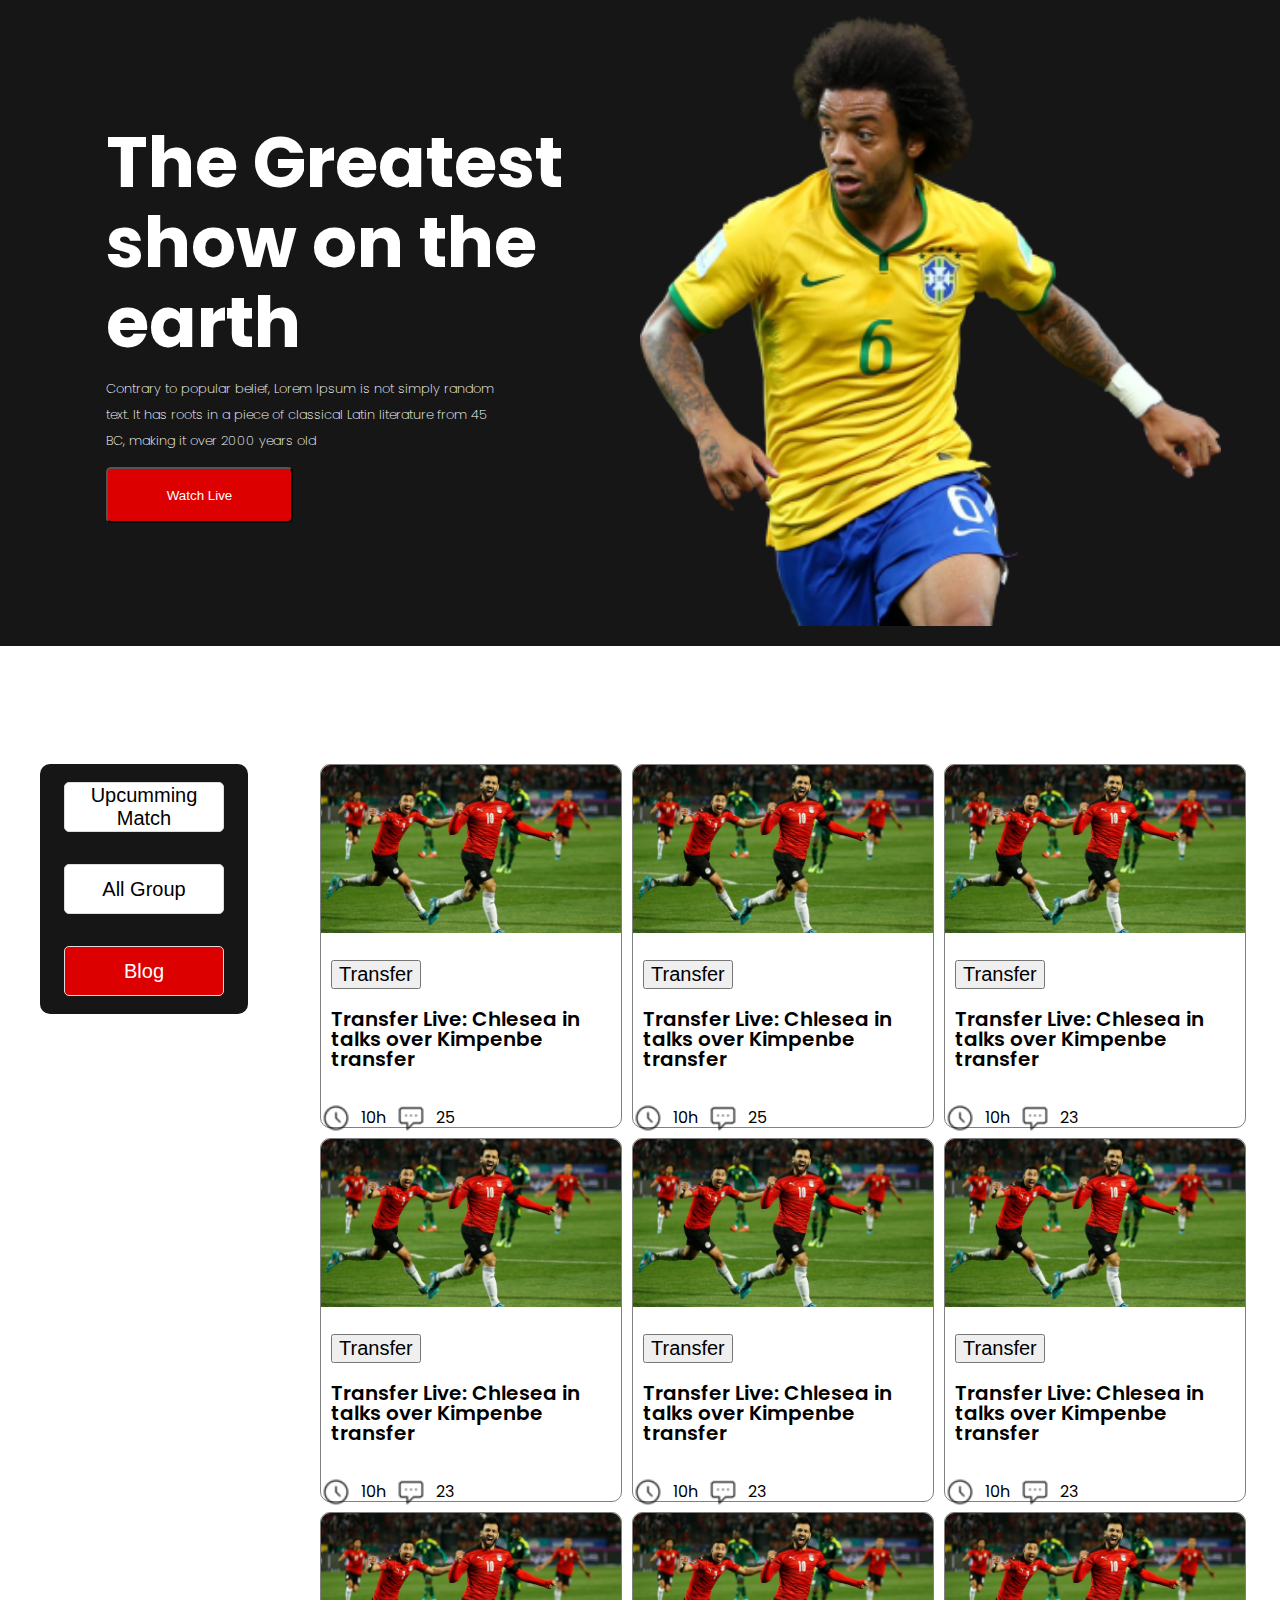
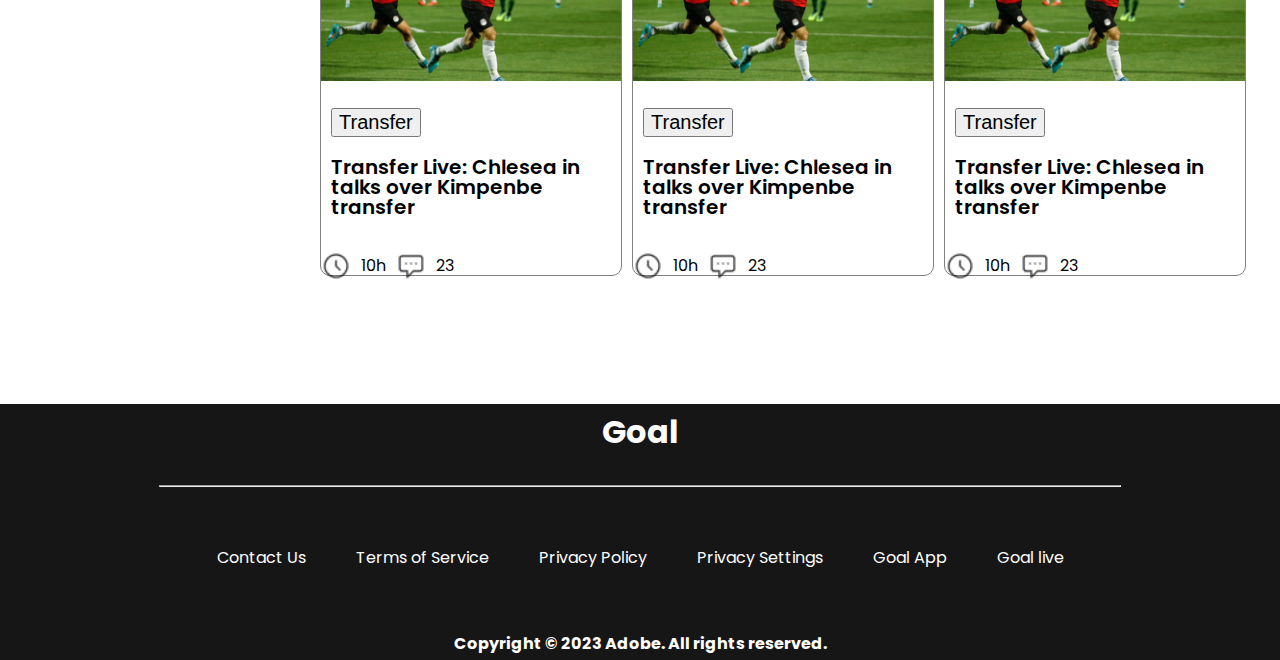
<file: index.html>
<!DOCTYPE html>
<html lang="en">
  <head>
    <meta charset="UTF-8" />
    <meta http-equiv="X-UA-Compatible" content="IE=edge" />
    <meta name="viewport" content="width=device-width, initial-scale=1.0" />
    <title>World Cup</title>
    <link rel="stylesheet" href="css/style.css" />
  </head>
  <body>
    <!-- header section -->
    <section>
      <header class="header-section">
        <div class="banner">
          <div class="header-text">
            <h1 class="heading">The Greatest show on the earth</h1>
            <p class="banner-text">
              Contrary to popular belief, Lorem Ipsum is not simply random text.
              It has roots in a piece of classical Latin literature from 45 BC,
              making it over 2000 years old
            </p>
            <button class="btn-primary">Watch Live</button>
          </div>
          <div class="header-img">
            <img src="assets/Banner Image.png" alt="" />
          </div>
        </div>
      </header>
    </section>

    <!-- end header section -->

    <section>
      <!-- blog section start -->
      <div class="blogs">
        <div class="all-btn">
          <button class="btn-1">
            <a href="Match.html"> Upcumming Match</a>
          </button>
          <button class="btn-2">All Group</button>
          <button class="btn-3">Blog</button>
        </div>
        <div class="blog">
          <div class="post">
            <img src="assets/Blog Image.png" alt="" />
            <button class="transfer-btn">Transfer</button>
            <p class="transfer-text">
              Transfer Live: Chlesea in talks over Kimpenbe transfer
            </p>
            <div class="icon">
              <img src="assets/Time Icon.png" alt="" />
              <p>10h</p>
              <img src="assets/Chat Icon.png" alt="" />
              <p>25</p>
            </div>
          </div>
          <div class="post">
            <img src="assets/Blog Image.png" alt="" />
            <button class="transfer-btn">Transfer</button>
            <p class="transfer-text">
              Transfer Live: Chlesea in talks over Kimpenbe transfer
            </p>
            <div class="icon">
              <img src="assets/Time Icon.png" alt="" />
              <p>10h</p>
              <img src="assets/Chat Icon.png" alt="" />
              <p>25</p>
            </div>
          </div>
          <div class="post">
            <img src="assets/Blog Image.png" alt="" />
            <button class="transfer-btn">Transfer</button>
            <p class="transfer-text">
              Transfer Live: Chlesea in talks over Kimpenbe transfer
            </p>
            <div class="icon">
              <img src="assets/Time Icon.png" alt="" />
              <p>10h</p>
              <img src="assets/Chat Icon.png" alt="" />
              <p>23</p>
            </div>
          </div>
          <div class="post">
            <img src="assets/Blog Image.png" alt="" />
            <button class="transfer-btn">Transfer</button>
            <p class="transfer-text">
              Transfer Live: Chlesea in talks over Kimpenbe transfer
            </p>
            <div class="icon">
              <img src="assets/Time Icon.png" alt="" />
              <p>10h</p>
              <img src="assets/Chat Icon.png" alt="" />
              <p>23</p>
            </div>
          </div>
          <div class="post">
            <img src="assets/Blog Image.png" alt="" />
            <button class="transfer-btn">Transfer</button>
            <p class="transfer-text">
              Transfer Live: Chlesea in talks over Kimpenbe transfer
            </p>
            <div class="icon">
              <img src="assets/Time Icon.png" alt="" />
              <p>10h</p>
              <img src="assets/Chat Icon.png" alt="" />
              <p>23</p>
            </div>
          </div>
          <div class="post">
            <img src="assets/Blog Image.png" alt="" />
            <button class="transfer-btn">Transfer</button>
            <p class="transfer-text">
              Transfer Live: Chlesea in talks over Kimpenbe transfer
            </p>
            <div class="icon">
              <img src="assets/Time Icon.png" alt="" />
              <p>10h</p>
              <img src="assets/Chat Icon.png" alt="" />
              <p>23</p>
            </div>
          </div>
          <div class="post">
            <img src="assets/Blog Image.png" alt="" />
            <button class="transfer-btn">Transfer</button>
            <p class="transfer-text">
              Transfer Live: Chlesea in talks over Kimpenbe transfer
            </p>
            <div class="icon">
              <img src="assets/Time Icon.png" alt="" />
              <p>10h</p>
              <img src="assets/Chat Icon.png" alt="" />
              <p>23</p>
            </div>
          </div>
          <div class="post">
            <img src="assets/Blog Image.png" alt="" />
            <button class="transfer-btn">Transfer</button>
            <p class="transfer-text">
              Transfer Live: Chlesea in talks over Kimpenbe transfer
            </p>
            <div class="icon">
              <img src="assets/Time Icon.png" alt="" />
              <p>10h</p>
              <img src="assets/Chat Icon.png" alt="" />
              <p>23</p>
            </div>
          </div>
          <div class="post">
            <img src="assets/Blog Image.png" alt="" />
            <button class="transfer-btn">Transfer</button>
            <p class="transfer-text">
              Transfer Live: Chlesea in talks over Kimpenbe transfer
            </p>
            <div class="icon">
              <img src="assets/Time Icon.png" alt="" />
              <p>10h</p>
              <img src="assets/Chat Icon.png" alt="" />
              <p>23</p>
            </div>
          </div>
        </div>
      </div>
    </section>
    <!-- footer section -->
    <footer>
      <h1>Goal</h1>
      <hr />
      <div class="ancnkhor">
        <a href="#">Contact Us</a>
        <a href="#">Terms of Service</a>
        <a href="#">Privacy Policy</a>
        <a href="#">Privacy Settings</a>
        <a href="#">Goal App</a>
        <a href="#">Goal live</a>
      </div>
      <h4 class="footer-text">Copyright © 2023 Adobe. All rights reserved.</h4>
    </footer>
  </body>
</html>
</file>
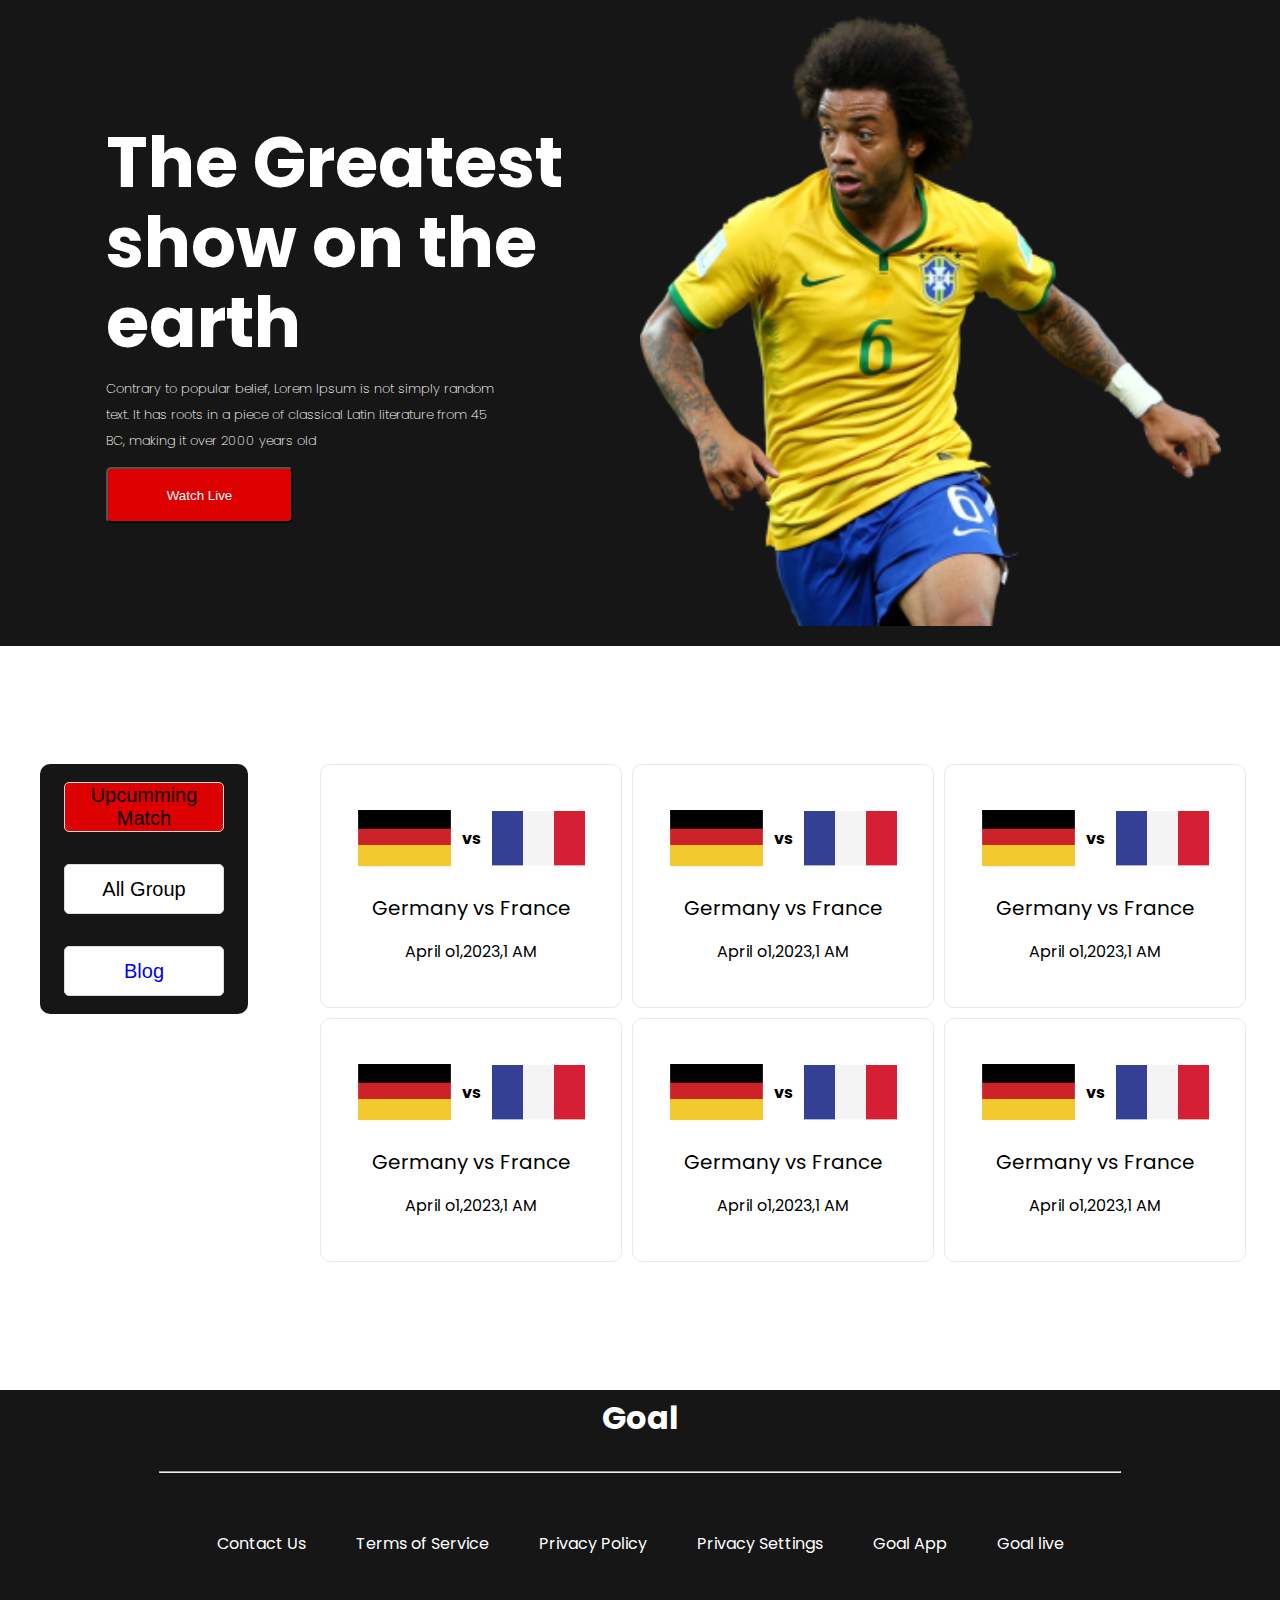
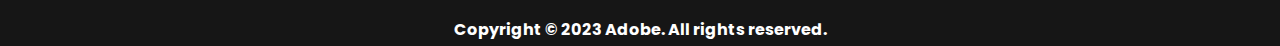
<file: Match.html>
<!DOCTYPE html>
<html lang="en">
  <head>
    <meta charset="UTF-8" />
    <meta http-equiv="X-UA-Compatible" content="IE=edge" />
    <meta name="viewport" content="width=device-width, initial-scale=1.0" />
    <title>World Cup</title>
    <link rel="stylesheet" href="css/style.css" />
    <link rel="stylesheet" href="css/match.css" />
  </head>
  <body>
    <section>
      <header class="header-section">
        <div class="banner">
          <div class="header-text">
            <h1 class="heading">The Greatest show on the earth</h1>
            <p class="banner-text">
              Contrary to popular belief, Lorem Ipsum is not simply random text.
              It has roots in a piece of classical Latin literature from 45 BC,
              making it over 2000 years old
            </p>
            <button class="btn-primary">Watch Live</button>
          </div>
          <div class="header-img">
            <img src="assets/Banner Image.png" alt="" />
          </div>
        </div>
      </header>
    </section>

    <!-- end header section -->

    <section>
      <!-- blog section start -->
      <div class="blogs">
        <div class="all-btn">
          <button class="btn-1">
            <a href=""> Upcumming Match</a>
          </button>
          <button class="btn-2">All Group</button>
          <button class="btn-3"><a href="index.html">Blog</a></button>
        </div>
        <div class="blog">
          <div class="matchs">
            <div class="match-container">
              <div class="match">
                <img src="assets/germany Flag.png" alt="" />
                <h4>vs</h4>
                <img src="assets/Flag.png" alt="" />
              </div>
              <h3 class="country-name">Germany vs France</h3>
              <p class="time-date">April o1,2023,1 AM</p>
            </div>
          </div>
          <div class="matchs">
            <div class="match-container">
              <div class="match">
                <img src="assets/germany Flag.png" alt="" />
                <h4>vs</h4>
                <img src="assets/Flag.png" alt="" />
              </div>
              <h3 class="country-name">Germany vs France</h3>
              <p class="time-date">April o1,2023,1 AM</p>
            </div>
          </div>
          <div class="matchs">
            <div class="match-container">
              <div class="match">
                <img src="assets/germany Flag.png" alt="" />
                <h4>vs</h4>
                <img src="assets/Flag.png" alt="" />
              </div>
              <h3 class="country-name">Germany vs France</h3>
              <p class="time-date">April o1,2023,1 AM</p>
            </div>
          </div>
          <div class="matchs">
            <div class="match-container">
              <div class="match">
                <img src="assets/germany Flag.png" alt="" />
                <h4>vs</h4>
                <img src="assets/Flag.png" alt="" />
              </div>
              <h3 class="country-name">Germany vs France</h3>
              <p class="time-date">April o1,2023,1 AM</p>
            </div>
          </div>
          <div class="matchs">
            <div class="match-container">
              <div class="match">
                <img src="assets/germany Flag.png" alt="" />
                <h4>vs</h4>
                <img src="assets/Flag.png" alt="" />
              </div>
              <h3 class="country-name">Germany vs France</h3>
              <p class="time-date">April o1,2023,1 AM</p>
            </div>
          </div>
          <div class="matchs">
            <div class="match-container">
              <div class="match">
                <img src="assets/germany Flag.png" alt="" />
                <h4>vs</h4>
                <img src="assets/Flag.png" alt="" />
              </div>
              <h3 class="country-name">Germany vs France</h3>
              <p class="time-date">April o1,2023,1 AM</p>
            </div>
          </div>
        </div>
      </div>
    </section>
    <!-- footer section -->
    <footer>
      <h1>Goal</h1>
      <hr />
      <div class="ancnkhor">
        <a href="#">Contact Us</a>
        <a href="#">Terms of Service</a>
        <a href="#">Privacy Policy</a>
        <a href="#">Privacy Settings</a>
        <a href="#">Goal App</a>
        <a href="#">Goal live</a>
      </div>
      <h4 class="footer-text">Copyright © 2023 Adobe. All rights reserved.</h4>
    </footer>
  </body>
</html>
</file>
<file: css/style.css>
@import url("https://fonts.googleapis.com/css2?family=Fira+Code:wght@700&family=Montserrat:ital,wght@0,100;0,200;0,300;0,400;1,200;1,300;1,400;1,700&family=Poppins:wght@300;400&display=swap");
body {
  margin: 0 auto;
  font-family: "Poppins", sans-serif;
}

/* header section css */
.banner {
  display: grid;
  grid-template-columns: repeat(2, 1fr);
  background-color: #161616;
  width: 100%;
  height: 646px;
  /* padding: 62px 151px; */
  margin: auto;
  align-items: center;
}

.header-text {
  margin-left: 106px;
  color: white;
}
.heading {
  font-weight: 700;
  font-size: 70px;
  line-height: 80px;
  margin: auto;
}
.banner-text {
  font-weight: 200;
  font-size: 13px;
  color: #ffffff;
  line-height: 26px;
  width: 400px;
  height: 78px;
}
.btn-primary {
  width: 187px;
  height: 56px;
  border-radius: 5px;
  color: #ffffff;
  background-color: #dd0000;
  padding: 16px 25px 16px 25px;
}

.header-img img {
  width: 581px;
  height: 613px;
}

/* blogs section css */
.blogs {
  display: grid;
  grid-template-columns: repeat(2, 25% 75%);
  margin-top: 118px;
}
.all-btn {
  display: flex;
  flex-direction: column;
  width: 65%;
  height: 250px;
  margin-left: 40px;
  border-radius: 10px;
  align-items: center;
  justify-content: center;
  background-color: #161616;
}

.btn-1,
.btn-2,
.btn-3 {
  background-color: #ffffff;
  width: 10rem;
  height: 50px;
  border: 1px solid gainsboro;
  border-radius: 5px;
  margin: 16px;
  font-size: 20px;
  align-items: center;
  cursor: pointer;
}
.btn-1 a {
  text-decoration: none;
  color: black;
}
.btn-3 {
  background-color: #dd0000;
  color: white;
}

.blog {
  width: 75%;
  display: grid;
  grid-template-columns: repeat(3, 1fr);
  gap: 10px;
}
.post {
  width: 300px;
  height: 362px;
  border: 1px solid gray;
  border-radius: 10px;
  cursor: pointer;
}
.post img {
  width: 300px;
}
.transfer-btn {
  margin-top: 20px;
  font-size: 20px;
  margin-left: 10px;
  cursor: pointer;
}
.transfer-text {
  font-weight: 600;
  font-size: 20px;
  margin-left: 10px;
  line-height: 20px;
}

.icon {
  display: flex;
  flex-direction: row;
  align-items: center;
  gap: 10px;
}
.icon img {
  width: 30px;
  height: 30px;
}
footer {
  width: 100%;
  height: 256px;
  background-color: #161616;
  color: white;
  display: flex;
  flex-direction: column;
  justify-content: center;
  align-items: center;
  margin-top: 8rem;
}

hr {
  width: 75%;
  color: #ffffff;
}
.ancnkhor {
  width: 75%;
  height: 24px;
  display: flex;
  justify-content: center;
}
footer .ancnkhor a {
  text-decoration: none;
  padding: 25px;
  margin-top: 25px;
  color: #ffffff;
  font-size: 16px;
}
.footer-text {
  margin-top: 7rem;
}

/* responsive for mobile phone */

@media only screen and (max-width: 559px) {
  .banner {
    width: 100%;
    display: flex;
    flex-direction: column;
    align-items: center;
    text-align: center;
  }
  .header-text {
    display: flex;
    flex-direction: column;
    justify-content: center;
    align-items: center;
    margin: auto;
  }
  .heading {
    font-weight: 400;
    width: 90%;
    font-size: 40px;
    line-height: 50px;
  }
  .banner-text {
    width: 80%;
    font-size: 10px;
    text-align: center;
    /* overflow: hidden;
    white-space: nowrap;
    text-overflow: ellipsis; */
    margin: auto;
  }
  .header-img img {
    width: 100%;
    height: 100%;
  }

  .blogs {
    display: block;
  }
  .all-btn {
    width: 90%;
    background-color: #ffffff;
    margin: auto;
  }
  .blog {
    display: flex;
    flex-direction: column;
    justify-content: center;
    align-items: center;
    gap: 20px;
    margin: auto;
    /* grid-template-columns: 1fr;
    grid-gap: 10px; */
  }
  .ancnkhor {
    width: 75%;
  }
  footer .ancnkhor a {
    padding: 10px;
    font-size: 10px;
  }
  .footer-text {
    font-size: 10px;
  }
}

/* for responsive tablet */
@media only screen and (min-width: 559px) and (max-width: 1024px) {
  .banner {
    width: 100%;
  }
  .header-text {
    width: 100%;
    margin-left: 50px;
  }
  /* .heading {
    line-height: 60px;
  } */
  .header-img img {
    width: 80%;
  }
  /* blog section */
  .blogs {
    display: flex;
    flex-direction: column;
    justify-content: center;
    align-items: center;
  }
  .all-btn {
    display: flex;
    flex-direction: row;
    width: 90%;
    background-color: #ffffff;
  }
  .blog {
    display: grid;
    grid-template-columns: repeat(2, 1fr);
    gap: 32px;
    width: 100%;
    margin-left: 65px;
  }

  .ancnkhor {
    width: 75%;
  }
  footer .ancnkhor a {
    padding: 10px;
    font-size: 10px;
  }
}
</file>
<file: css/match.css>
.match {
  display: flex;
  flex-direction: row;
  justify-content: center;
  align-items: center;
  gap: 10px;
}
.match-container {
  margin-top: 40px;
}
.matchs {
  width: 300px;
  height: 242px;
  border: 1px solid #e8e8e8;
  border-radius: 10px;
  text-align: center;
}
.country-name {
  font-weight: 400;
  font-size: 20px;
  margin-bottom: 1rem;
}
.time-date {
  margin-top: 0;
}
.btn-1 {
  background-color: #dd0000;
  color: #ffff;
}
.btn-3 {
  background-color: white;
  color: black;
}
.btn-3 a {
  text-decoration: none;
}
</file>
